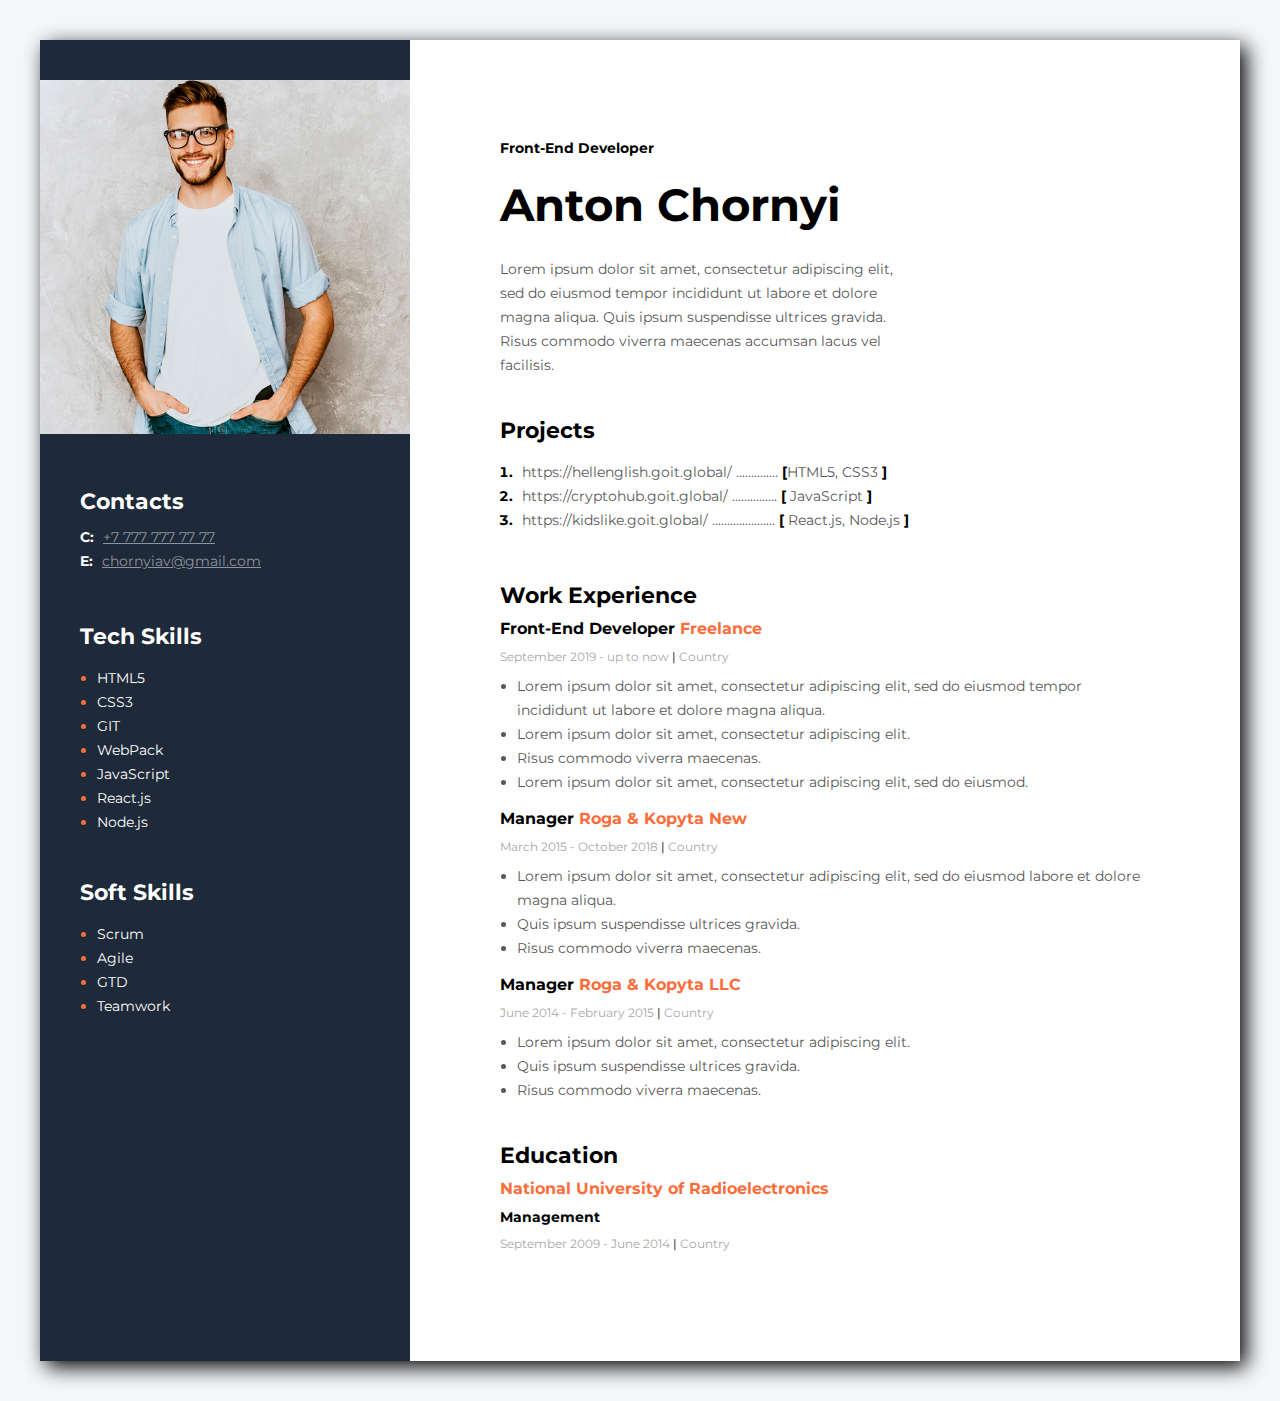
<file: 2_html/index.html>
<!DOCTYPE html>
<html lang="en">
<head>
    <meta charset="UTF-8">
    <meta http-equiv="X-UA-Compatible" content="IE=edge">
    <meta name="viewport" content="width=device-width, initial-scale=1.0">
    <title>my resume</title>
    <link rel="preconnect" href="https://fonts.googleapis.com">
    <link rel="preconnect" href="https://fonts.gstatic.com" crossorigin>
    <link href="https://fonts.googleapis.com/css2?family=Montserrat:wght@400;700&display=swap" rel="stylesheet">
    <link rel="stylesheet" href="css/style.css">
</head>
<body>
    
    <!--Main div--> 
    <div class="main_div" >
        <!--Right main div-->
        <div class="right_main_div">
            <!--About me div-->        
            <div class="about_me_div">
                <h2 class="profession">Front-End Developer</h2> 
                <h1 class="name">Anton Chornyi</h1>
                <p>Lorem ipsum dolor sit amet, consectetur adipiscing elit, sed do eiusmod tempor incididunt ut labore
                et dolore magna aliqua. Quis ipsum suspendisse ultrices gravida. Risus commodo viverra maecenas 
                accumsan lacus vel facilisis. </p>
            </div>
            <!--Projects div--> 
            <div class="my_projects_div">
                <h3 class="zaglavie">Projects</h3> 
                <ol class="projects_list">
                    <li>
                        <span class="projects_text">
                        <a href="https://hellenglish.goit.global/">https://hellenglish.goit.global/</a>
                        ..............
                        <span class="skobka">[</span>HTML5, CSS3 <span class="skobka">] </span>
                        </span>
                    </li>
                    <li>
                        <span class="projects_text">
                        <a href="https://cryptohub.goit.global/ ">https://cryptohub.goit.global/ </a>
                        ...............
                        <span class="skobka">[</span> JavaScript <span class="skobka">] </span>
                        </span>
                    </li>
                    <li>
                        <span class="projects_text">
                        <a href="https://kidslike.goit.global/">https://kidslike.goit.global/</a>
                        .....................
                        <span class="skobka">[</span> React.js, Node.js <span class="skobka">] </span>
                        </span>
                    </li>
                </ol> 
            </div>
            <!--Work exp main div--> 
            <div class="work_div">
                <h3 class="zaglavie">Work Experience</h3>
                <!--Work exp 1 div--> 
                <div>
                    <h4 class="work">Front-End Developer <span class="work_place">Freelance</span> </h4>
                    <p class="data_text">September 2019 - up to now  <span>|</span>    Country</p>
                    <ul class="work_info">
                        <li>
                            Lorem ipsum dolor sit amet, consectetur adipiscing elit, sed do eiusmod tempor incididunt ut labore et dolore magna aliqua. 
                        </li>
                        <li>
                            Lorem ipsum dolor sit amet, consectetur adipiscing elit.
                        </li>
                        <li>
                            Risus commodo viverra maecenas.
                        </li>
                        <li>
                            Lorem ipsum dolor sit amet, consectetur adipiscing elit, sed do eiusmod.
                        </li>
                    </ul>
                </div>
                <!--Work exp 2 div--> 
                <div>
                    <h4 class="work">Manager <span class="work_place">Roga & Kopyta New</span></h4>
                    <p class="data_text">March 2015 - October 2018    <span>|</span>    Country</p>
                    <ul class="work_info">
                        <li>
                            Lorem ipsum dolor sit amet, consectetur adipiscing elit, sed do eiusmod labore et dolore magna aliqua. 
                        </li>
                        <li>
                            Quis ipsum suspendisse ultrices gravida.
                        </li>
                        <li>
                            Risus commodo viverra maecenas. 
                        </li>
                    </ul>
                </div>
                <!--Work exp 3 div--> 
                <div>
                    <h4 class="work">Manager <span class="work_place">Roga & Kopyta LLC</span> </h4>
                    <p class="data_text">June 2014 - February 2015 <span>|</span> Country</p>
                    <ul class="work_info">
                        <li>Lorem ipsum dolor sit amet, consectetur adipiscing elit. </li>
                        <li>Quis ipsum suspendisse ultrices gravida.</li>
                        <li>Risus commodo viverra maecenas. </li>
                    </ul>
                </div>
            </div>
            <!--Education div--> 
            <div class="education_div">
                <h3 class="zaglavie">Education </h3>
                <h4 class="univer">National University of Radioelectronics</h4>
                <h5 class="curs">Management</h5>
                <p class="data_text">September 2009 - June 2014 <span>|</span> Country</p>
                
            </div>
        </div>
        <aside class="sidebar">
            <img src="img/photo.jpg" alt="my foto" srcset="">
             <!--Contacts div--> 
             <div class="contact_div">
                <h3 class="sidebar_title">Contacts</h3>
                <div><span class="sdbar_title_type">C: </span><a class="sdbar_title_link" href="tel:+77777777777">+7 777 777 77 77</a></div>
                <div><span class="sdbar_title_type">E: </span><a class="sdbar_title_link" href="mailto:chornyiav@gmail.com">chornyiav@gmail.com</a></div>
             </div>
            <!--Skills Tech div--> 
             <div class="tech_skills_div">
                <h3 class="sidebar_title">Tech Skills</h3>
                <ul>
                    <li><span>HTML5</span></li>
                    <li><span>CSS3</span></li>
                    <li><span>GIT</span></li>
                    <li><span>WebPack</span></li>
                    <li><span>JavaScript</span></li>
                    <li><span>React.js</span></li>
                    <li><span>Node.js</span></li>
                </ul>
            </div>
             <!--Skills Soft div--> 
             <div class="soft_skills_div">
                <h3 class="sidebar_title">Soft Skills</h3>
                <ul>
                    <li><span>Scrum</span></li>
                    <li><span>Agile</span></li>
                    <li><span>GTD</span></li>
                    <li><span>Teamwork</span></li>
                </ul>
            </div>
        </aside>
    </div>

</body>
</html>
</file>
<file: 2_html/css/style.css>
body {
      background-color: #f5f7fa;
      font-family: 'Montserrat', sans-serif;
  }
  
  .main_div {
    display: flex;
    flex-direction: row-reverse;  
    width: 1200px;
    margin: 40px auto;
    background: #fff;
    box-shadow: 6px 6px 20px rgba(0, 0, 0, 1);
  }
  
  .right_main_div {
    background-color: #fff;
    margin: 100px 90px;  
  }
  
  /* About me and project part */
  .about_me_div {
    width: 400px;  
    margin-bottom: 40px;
  }
  .profession {
    font-size: 14px;
    font-weight: 700;
    line-height: 17px;
    font-style: normal;
    color: #000;
    margin: 0 0 20px 0;
  }
  .name {
    font-size: 45px;
    font-weight: 700;
    line-height: 55px;
    font-style: normal;
    color: #000;
    margin: 0 0 25px 0;
  }
  .my_projects_div{
    margin-bottom: 50px;
  }
  .projects_list {
    padding: 0 0 0 17px;
  }
  .projects_list li,
  .skobka {
    font-weight: 700;
    color: #000;    
  }
  .about_me_div p,
  .projects_text,
  .projects_list li a {
      font-style: normal;
      font-weight: 400;
      font-size: 14px;
      line-height: 24px;
      color: #595959;
      text-decoration:none;
  }
  .projects_text{
    margin-left: 5px;
  }

               /* Work part */
    .zaglavie   {
    font-style: normal;
    font-weight: 700;
    font-size: 22px;
    line-height: 27px;
    color: #000;
    margin: 0 0 10px 0;
}
    .work_div{
  margin-bottom: 40px;    
}
    .work {
    font-style: normal;
    font-weight: 700;
    font-size: 16px;
    line-height: 20px;
    color: #000;
    margin: 0 0 10px 0;
}
.work_place {
  color: #FB6D3A;
  }
.data_text {
font-style: normal;
font-weight: 400;
font-size: 12px;
line-height: 15px;
color: #a8a8a8;
margin:0 0 10px 0;
}
.data_text span {
color: #000;
}
.work_info{
  padding: 0 0 0 17px;
  margin: 0 0 15px 0;
}
.work_info li {
    font-style: normal;
    font-weight: 400;
    font-size: 14px;
    line-height: 24px;
    color: #595959;
    margin: 0 0 0 0;
}
   .univer {
    font-style: normal;
    font-weight: 700;
    font-size: 16px;
    line-height: 20px;
    color: #FB6D3A;
    margin: 0 0 10px 0;
}
.curs {
  font-style: normal;
  font-weight: 700;
  font-size: 14px;
  line-height: 17px;
  color: #000;
  margin: 0 0 10px 0;
}







/* Menu sidebar */

  .sidebar{
    width: 370px;
    padding: 40px 0;
    background: #1e2939;
  }
  li{
    color: #595959;
    font-size: 14px;
    line-height: 24px;
}
  .contact_div,
  .tech_skills_div {
    margin: 50px 0 0 40px;
  }
   .soft_skills_div {
    margin: 45px 0 0 40px;
  }
  .soft_skills_div ul,
  .tech_skills_div ul {
    padding: 0 0 0 17px;
    }
  .soft_skills_div ul li,
  .tech_skills_div ul li {
    color: #FB6D3A;      
  }
  .soft_skills_div ul li span,
  .tech_skills_div ul li span {
    font-size: 14px;
    font-weight: 400;
    font-style: normal;
    line-height: 24px;
    color: #fff;     
  }
  .sidebar_title {
    font-size: 22px;
    font-weight: 700;
    font-style: normal;
    line-height: 27px;
    color: #fff;   
    margin-bottom: 10px;  
  }
 
  /* Menu contacts sidebar */
  .sdbar_title_type {
    font-size: 14px;
    font-weight: 700;
    line-height: 24px;
    color: #fff;
    margin-right: 5px;   
  }
  .sdbar_title_link {
    font-size: 14px;
    font-weight: 400;
    line-height: 24px;
    color: #8E949C;
    }
</file>
